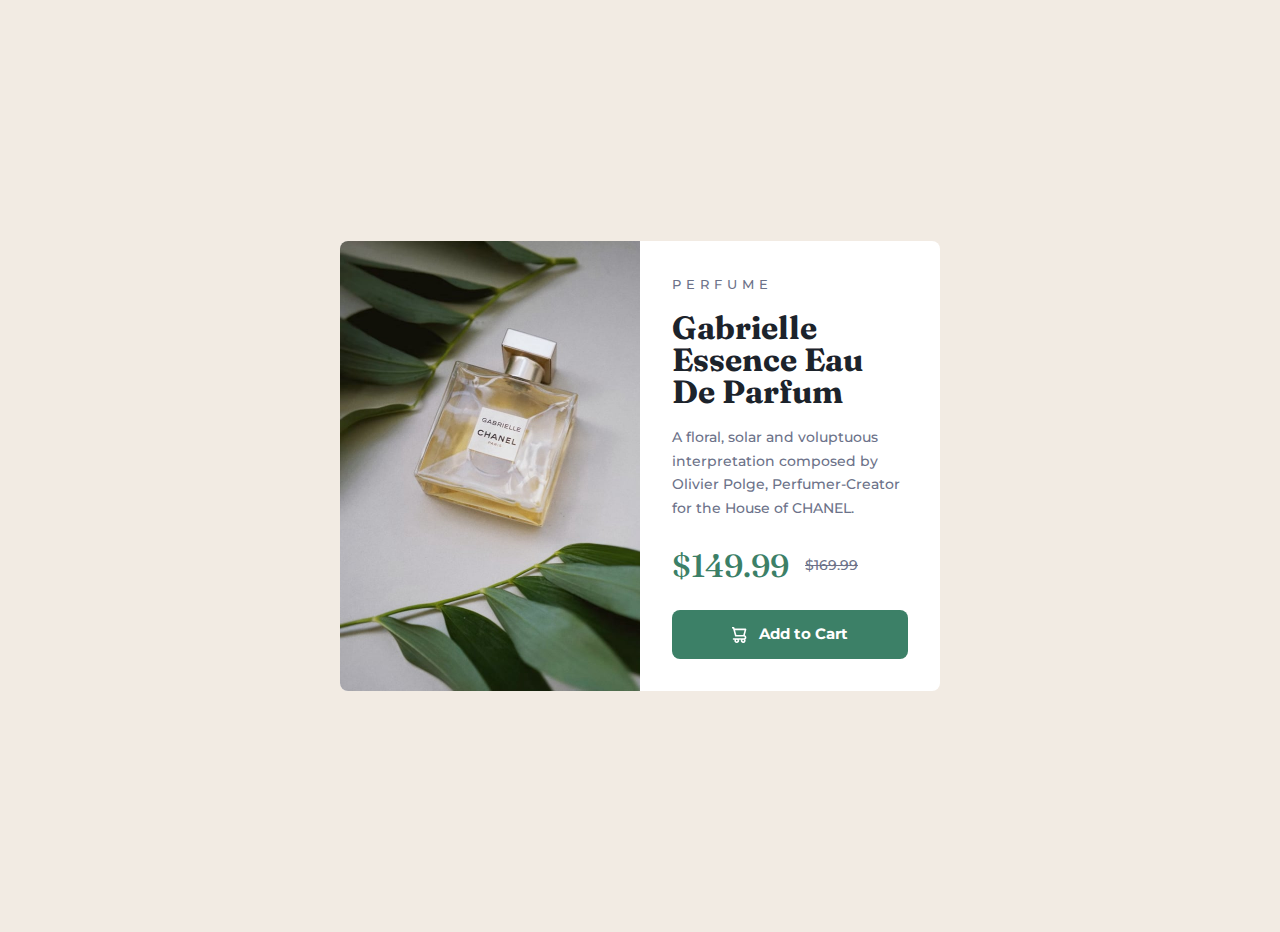
<file: frontend-mentor-projects/product-preview-card-component/index.html>
<!DOCTYPE html>
<html lang="en">
  <head>
    <meta charset="UTF-8" />
    <meta name="viewport" content="width=device-width, initial-scale=1.0" />

    <title>Product preview card component</title>

    <!-- Google fonts -->
    <link rel="preconnect" href="https://fonts.googleapis.com" />
    <link rel="preconnect" href="https://fonts.gstatic.com" crossorigin />
    <link
      href="https://fonts.googleapis.com/css2?family=Fraunces:opsz,wght@9..144,700&family=Montserrat:wght@500;600&display=swap"
      rel="stylesheet"
    />

    <link
      rel="icon"
      href="./images/favicon-32x32.png"
      type="image/png"
      sizes="32*32"
    />
    <link rel="stylesheet" href="style.css" />
  </head>
  <body>
    <main>
      <article class="product">
        <picture class="product__img">
          <source srcset="images/image-product-desktop.jpg" media="(min-width: 600px)" >
          <img
            src="./images/image-product-mobile.jpg"
            alt="Gabrielle Essense perfume bottle laying flat on a table with green leaves above and below it"
          />
        </picture>

        <div class="product__content">
          <p class="product__category">Perfume</p>

          <h1 class="product__title">Gabrielle Essence Eau De Parfum</h1>

          <p>
            A floral, solar and voluptuous interpretation composed by Olivier
            Polge, Perfumer-Creator for the House of CHANEL.
          </p>

          <div class="flex-group">
            <p class="product__price">
              <span class="visually-hidden">Current price:</span>
              $149.99
            </p>

            <p class="product__original-price">
              <span class="visually-hidden">Original price:</span>
              <s>$169.99</s>
            </p>
          </div>

          <button class="button" data-icon="shopping-cart">Add to Cart</button>
        </div>
      </article>
    </main>
  </body>
</html>
</file>
<file: frontend-mentor-projects/product-preview-card-component/style.css>
/* ----------------------- */
/* Setup custom properties */
/* ----------------------- */
:root {
  --clr-primary-400: hsl(158, 36%, 37%);
  --clr-primary-500: hsl(158, 36%, 20%);
  --clr-secondary-200: hsl(30, 38%, 92%);

  --clr-neutral-900: hsl(212, 21%, 14%);
  --clr-neutral-400: hsl(228, 12%, 48%);
  --clr-neutral-100: hsl(0, 0%, 100%);

  --ff-accent: 'Fraunces', serif;
  --ff-base: 'Montserrat', sans-serif;

  --fw-regular: 500;
  --fw-bold: 700;
}

/* ----------------------- */
/* Reset's
/* Refer: https://www.joshwcomeau.com/css/custom-css-reset/ */
/* ----------------------- */

/* Use a more-intuitive box-sizing model. */
*,
*::before,
*::after {
  box-sizing: border-box;
}
/* Remove default margin */
* {
  margin: 0;
}
/* Typographic tweaks!
  - Add accessible line-height
  - Improve text rendering
*/
body {
  line-height: 1.7;
  -webkit-font-smoothing: antialiased;
}
/* Improve media defaults */
img,
picture,
video,
canvas,
svg {
  display: block;
  max-width: 100%;
}
/* Remove built-in form typography styles */
input,
button,
textarea,
select {
  font: inherit;
}
/* Avoid text overflows */
p,
h1,
h2,
h3,
h4,
h5,
h6 {
  overflow-wrap: break-word;
}
/* Added extra to control the line height of headings */
h1, h2, h3 {
  line-height: 1;
}
/* Create a root stacking context */
#root,
#__next {
  isolation: isolate;
}

/* ----------------------- */
/*     General styles      */
/* ----------------------- */

body {
  font-family: var(--ff-base);
  font-weight: var(--fw-regular);
  font-size: 0.875rem;
  color: var(--clr-neutral-400);
  background-color: var(--clr-secondary-200);

  /* Only for this project */
  display: grid;
  min-height: 100vh;
  place-content: center;
  margin: 1rem;
}

/* ----------------------- */
/*       Utilities         */
/* ----------------------- */

.flex-group {
  display: flex;
  gap: 1rem;
  flex-wrap: wrap;
  align-items: center;
}

/* https://www.scottohara.me/blog/2017/04/14/inclusively-hidden.html */
.visually-hidden:not(:focus):not(:active) {
  clip: rect(0 0 0 0);
  clip-path: inset(50%);
  height: 1px;
  overflow: hidden;
  position: absolute;
  white-space: nowrap;
  width: 1px;
}

/* ----------------------- */
/*      Button styles      */
/* ----------------------- */
button {
  cursor: pointer;
  text-decoration: none;
  display: inline-flex;
  justify-content: center;
  align-items: center;
  gap: 0.75rem;
  border: 0;
  border-radius: 0.5rem;
  padding: 0.75em 1.5em;
  background-color: var(--clr-primary-400);
  color: var(--clr-neutral-100);
  font-weight: var(--fw-bold);
  font-size: 0.925rem;
}

button[data-icon="shopping-cart"]::before {
  content: "";
  background-image: url("images/icon-cart.svg");
  width: 15px;
  height: 16px;
}

button:is(:hover, :focus) {
  background-color: var(--clr-primary-500);
}

/* ----------------------- */
/*      Product styles     */
/* ----------------------- */

.product {
  --content-padding: 1.5rem;
  --content-spacing: 1rem;

  display: grid;
  background-color: var(--clr-neutral-100);
  border-radius: 0.5rem;
  overflow: hidden;
  max-width: 600px;
}

@media (min-width: 600px) {
  .product {
    --content-padding: 2rem;
    grid-template-columns: 1fr 1fr;
  }
}

.product__content {
  display: grid;
  gap: var(--content-spacing);
  padding: var(--content-padding);
}

.product__category {
  font-size: 0.8125rem;
  letter-spacing: 5px;
  text-transform: uppercase;
}

.product__title {
  font-size: 2rem;
  font-family: var(--ff-accent);
  color: var(--clr-neutral-900);
}

.product__price {
  font-size: 2rem;
  font-family: var(--ff-accent);
  color: var(--clr-primary-400);
}
</file>
